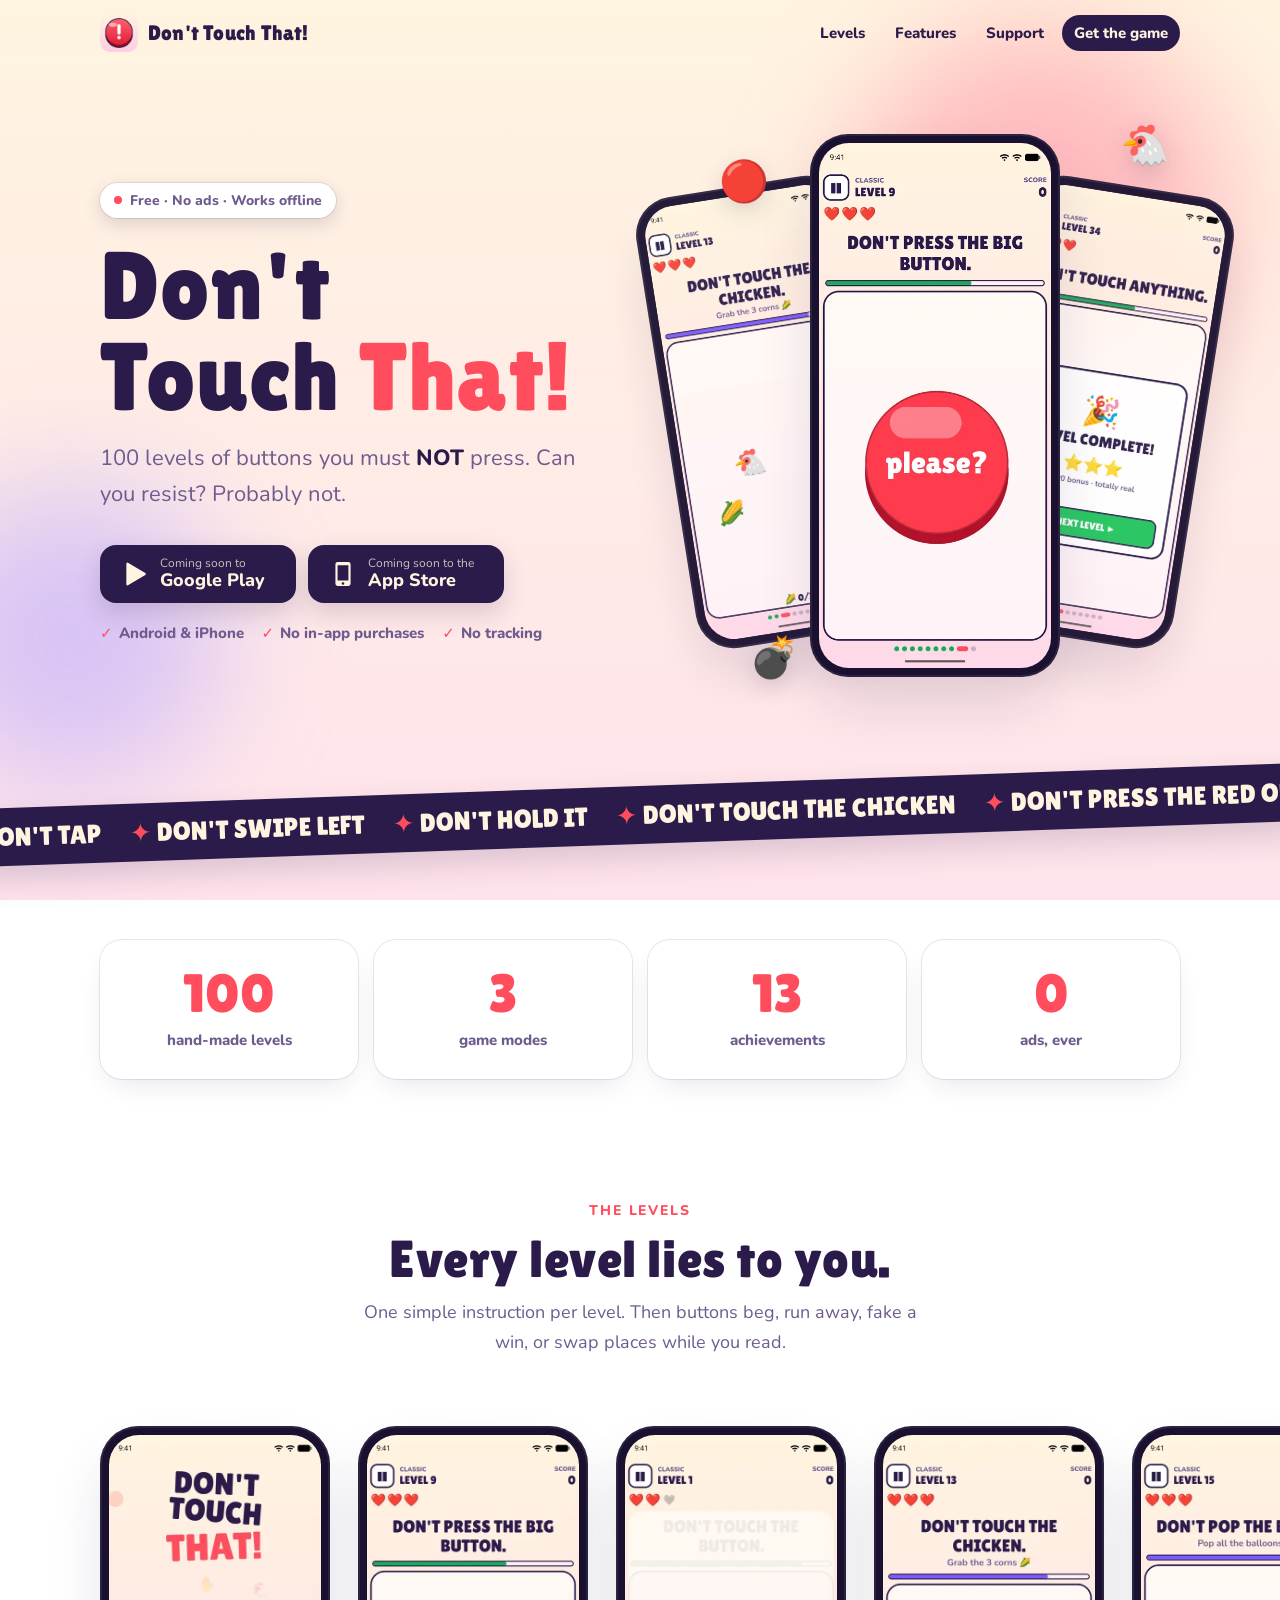
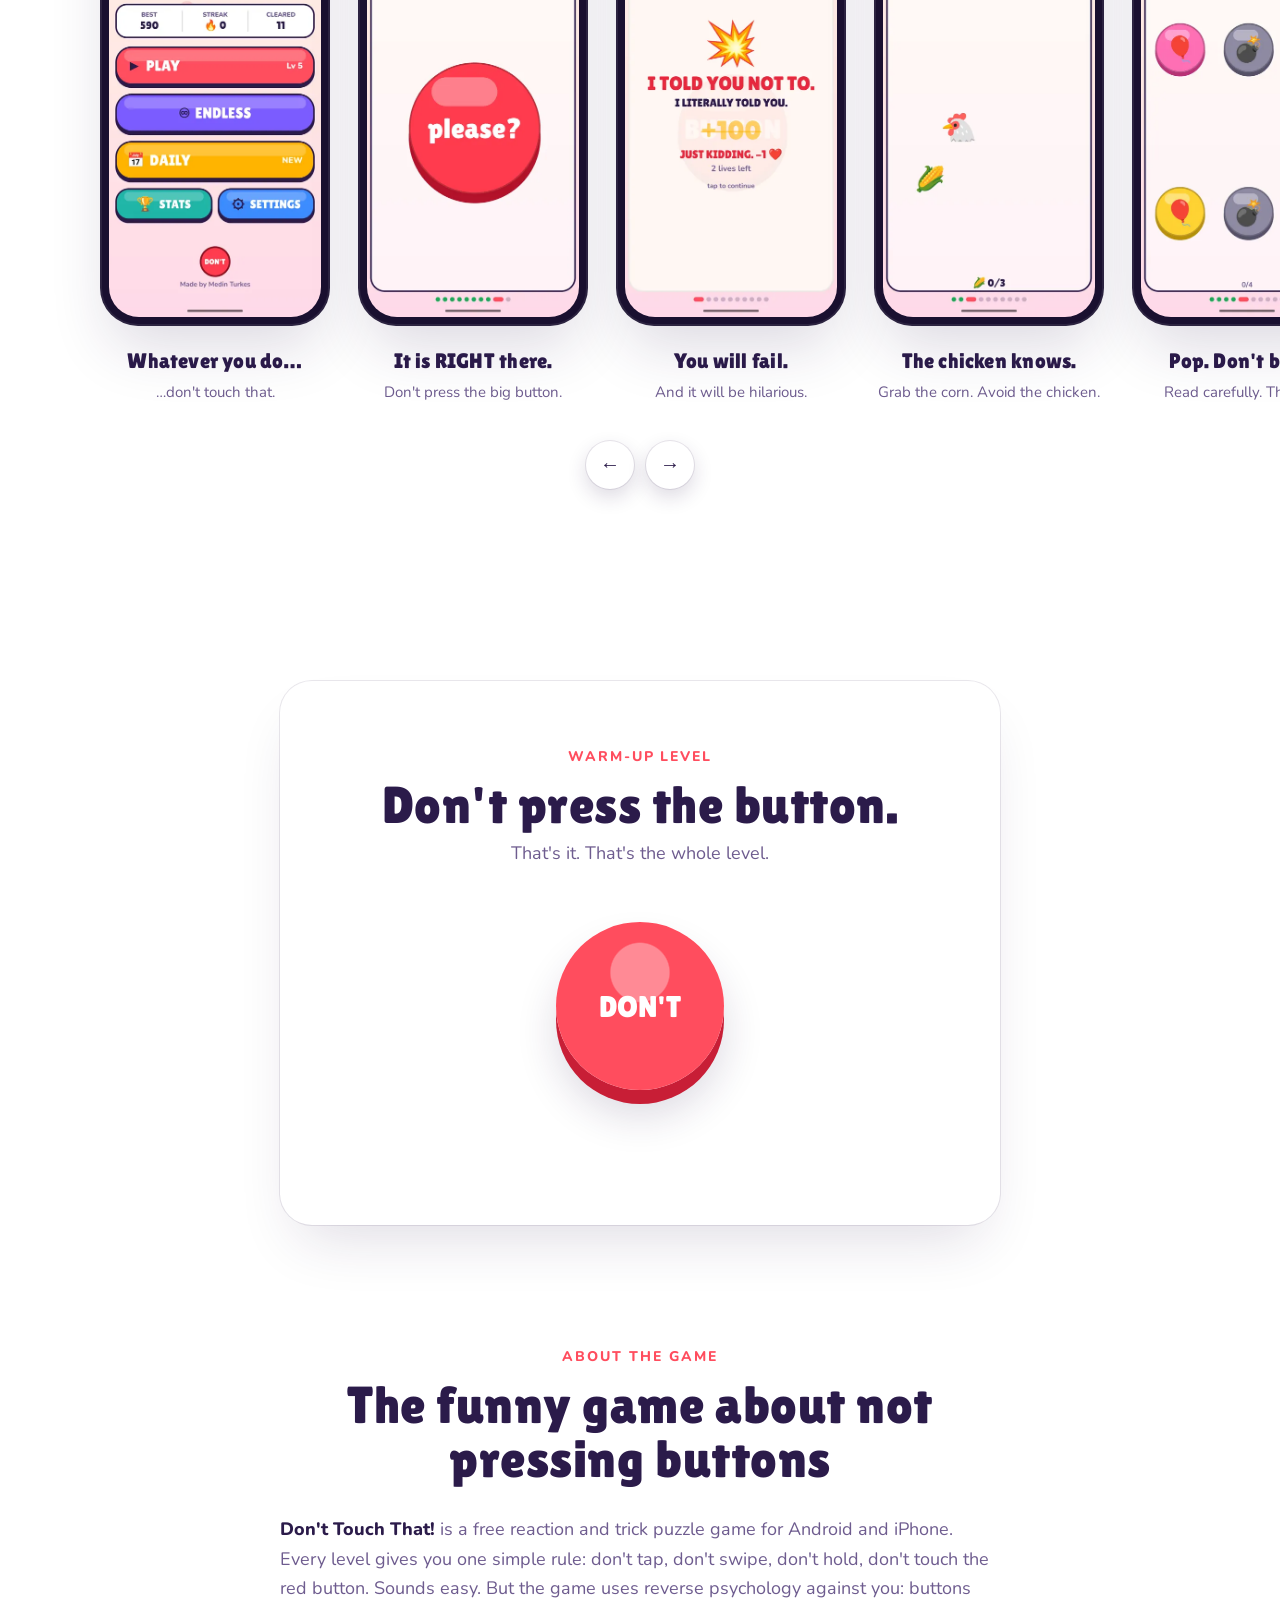
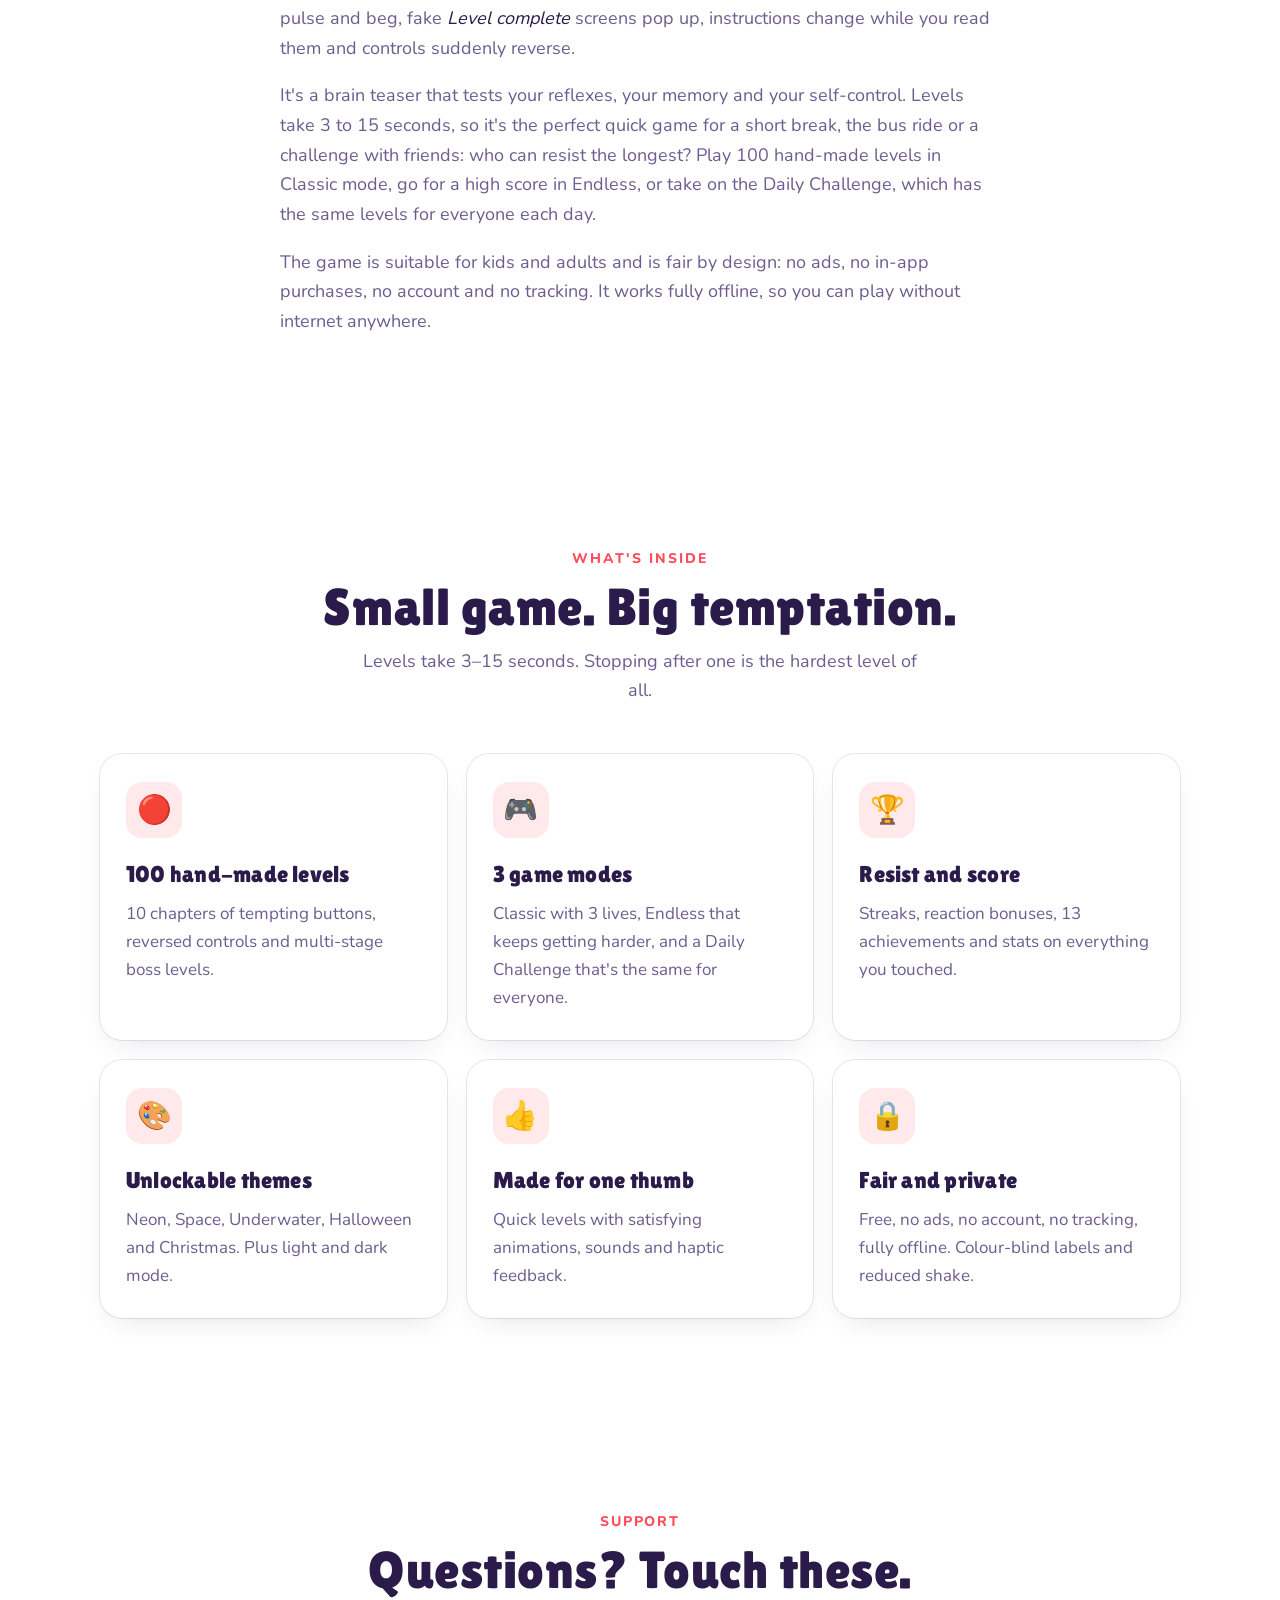
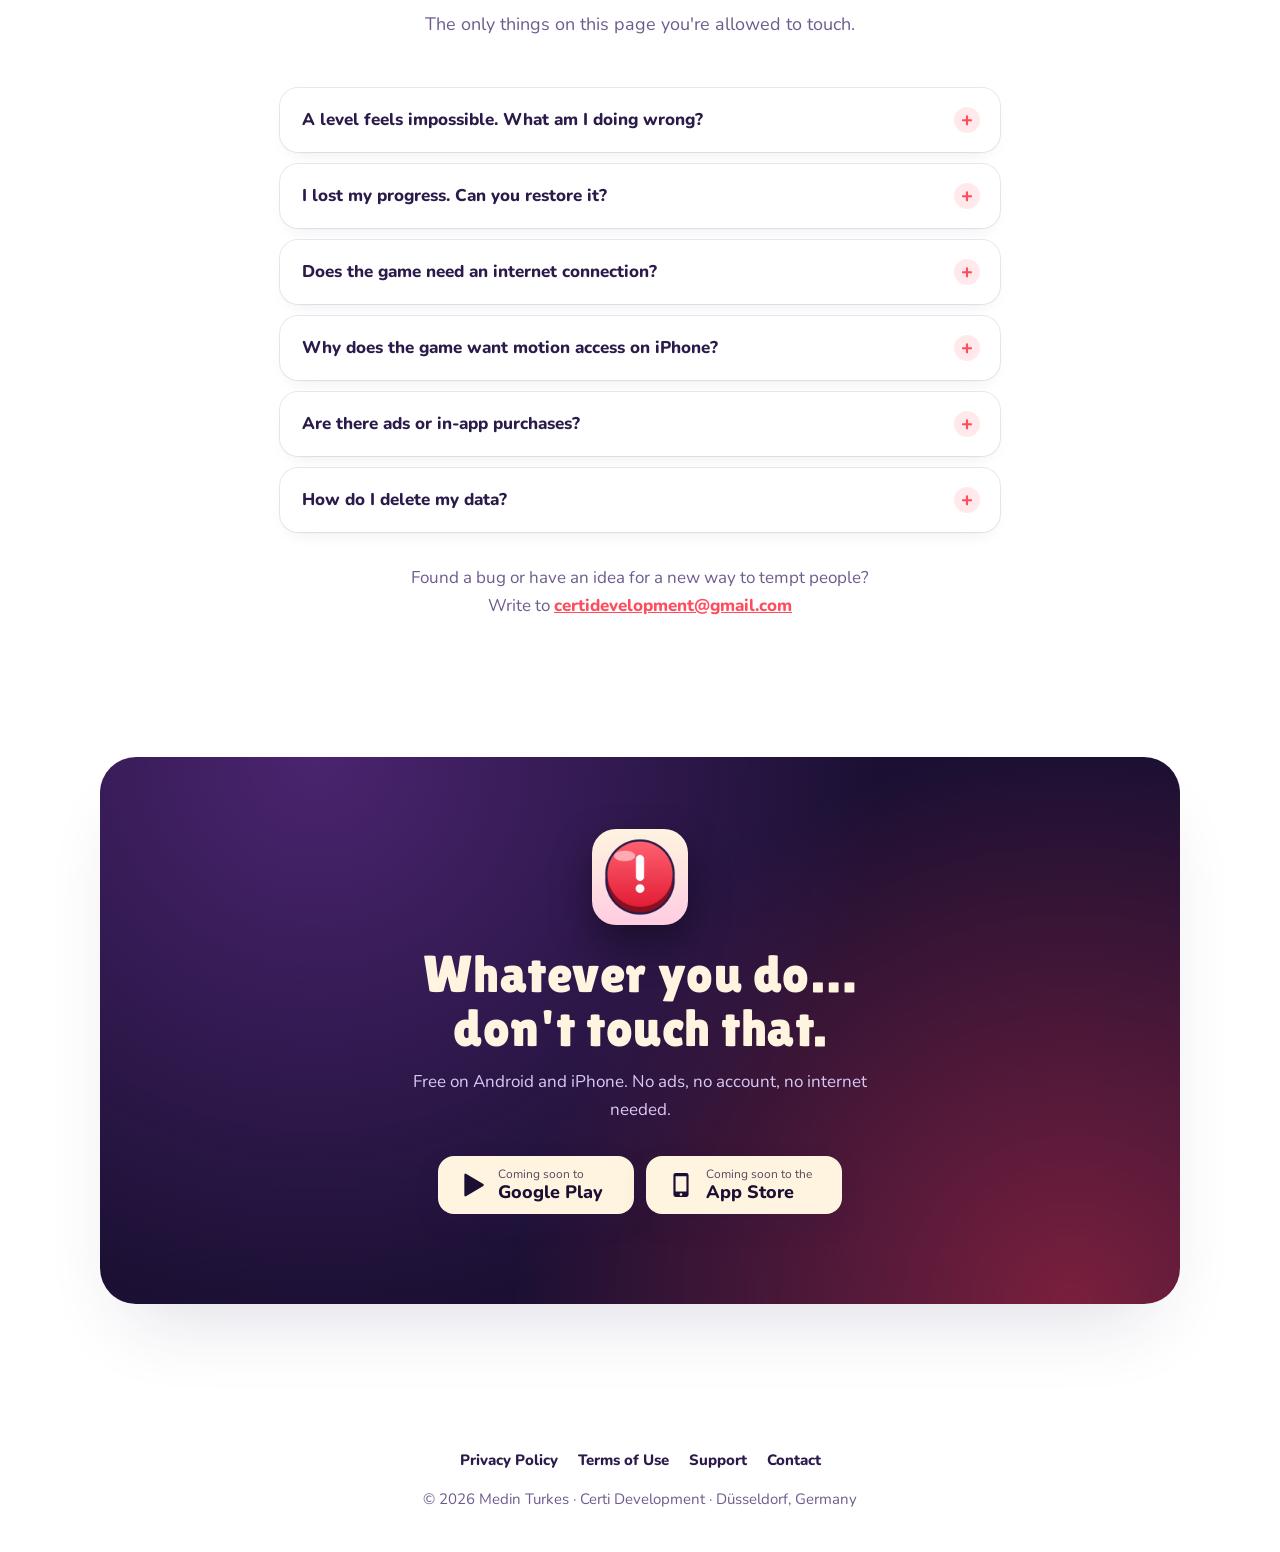
<file: index.html>
<!doctype html>
<html lang="en">
<head>
<meta charset="utf-8">
<meta name="viewport" content="width=device-width, initial-scale=1">
<title>Don't Touch That! – Funny Button Game for Android &amp; iPhone (Free, No Ads)</title>
<meta name="description" content="Don't Touch That! is a free reaction and trick puzzle game for Android and iPhone: 100 levels of buttons you must NOT press. No ads, no tracking, works offline. Can you resist?">
<meta name="robots" content="index, follow, max-image-preview:large, max-snippet:-1">
<meta name="author" content="Medin Turkes">
<meta name="application-name" content="Don't Touch That!">
<meta name="apple-mobile-web-app-title" content="Don't Touch That!">
<meta name="theme-color" content="#FFF4E0" media="(prefers-color-scheme: light)">
<meta name="theme-color" content="#160C2B" media="(prefers-color-scheme: dark)">
<link rel="canonical" href="https://metur100.github.io/Dont.Touch.That.Landing/">
<link rel="icon" href="favicon.ico" sizes="48x48">
<link rel="icon" type="image/png" sizes="96x96" href="assets/favicon-96.png">
<link rel="icon" type="image/png" sizes="192x192" href="assets/favicon-192.png">
<link rel="apple-touch-icon" href="assets/apple-touch-icon.png">
<link rel="manifest" href="site.webmanifest">
<link rel="preload" href="assets/fonts/LilitaOne_400Regular.woff2" as="font" type="font/woff2" crossorigin>
<link rel="preload" href="assets/phone/02-button.webp" as="image" type="image/webp">
<link rel="stylesheet" href="assets/style.css">

<meta property="og:type" content="website">
<meta property="og:site_name" content="Don't Touch That!">
<meta property="og:locale" content="en_US">
<meta property="og:title" content="Don't Touch That! – 100 levels of buttons you must NOT press">
<meta property="og:description" content="A free, funny reaction game for Android and iPhone. No ads, no tracking, fully offline. Can you resist? Probably not.">
<meta property="og:url" content="https://metur100.github.io/Dont.Touch.That.Landing/">
<meta property="og:image" content="https://metur100.github.io/Dont.Touch.That.Landing/assets/og-image.jpg">
<meta property="og:image:width" content="1200">
<meta property="og:image:height" content="630">
<meta property="og:image:alt" content="Don't Touch That! app icon next to phones showing a big red button that says please?">
<meta name="twitter:card" content="summary_large_image">
<meta name="twitter:title" content="Don't Touch That! – 100 levels of buttons you must NOT press">
<meta name="twitter:description" content="A free, funny reaction game for Android and iPhone. No ads, no tracking, fully offline.">
<meta name="twitter:image" content="https://metur100.github.io/Dont.Touch.That.Landing/assets/og-image.jpg">
<meta name="twitter:image:alt" content="Don't Touch That! app icon next to phones showing a big red button that says please?">

<script type="application/ld+json">
{
  "@context": "https://schema.org",
  "@graph": [
    {
      "@type": "WebSite",
      "@id": "https://metur100.github.io/Dont.Touch.That.Landing/#website",
      "url": "https://metur100.github.io/Dont.Touch.That.Landing/",
      "name": "Don't Touch That!",
      "inLanguage": "en",
      "publisher": { "@id": "https://metur100.github.io/Dont.Touch.That.Landing/#org" }
    },
    {
      "@type": "Organization",
      "@id": "https://metur100.github.io/Dont.Touch.That.Landing/#org",
      "name": "Certi Development",
      "founder": { "@type": "Person", "name": "Medin Turkes" },
      "email": "certidevelopment@gmail.com",
      "logo": "https://metur100.github.io/Dont.Touch.That.Landing/assets/icon-512.png",
      "address": { "@type": "PostalAddress", "addressLocality": "Düsseldorf", "addressRegion": "NRW", "addressCountry": "DE" }
    },
    {
      "@type": ["MobileApplication", "VideoGame"],
      "@id": "https://metur100.github.io/Dont.Touch.That.Landing/#app",
      "name": "Don't Touch That!",
      "url": "https://metur100.github.io/Dont.Touch.That.Landing/",
      "description": "A funny reaction and trick puzzle game: 100 hand-made levels of buttons you must NOT press. Three game modes (Classic, Endless, Daily Challenge), 13 achievements and unlockable themes. Free, no ads, no tracking, fully offline.",
      "operatingSystem": "Android, iOS",
      "applicationCategory": "GameApplication",
      "applicationSubCategory": "Casual game",
      "genre": ["Casual", "Puzzle", "Reaction", "Arcade"],
      "gamePlatform": ["Android", "iOS"],
      "playMode": "SinglePlayer",
      "numberOfPlayers": { "@type": "QuantitativeValue", "value": 1 },
      "softwareVersion": "1.0.0",
      "inLanguage": "en",
      "isAccessibleForFree": true,
      "image": "https://metur100.github.io/Dont.Touch.That.Landing/assets/icon-512.png",
      "screenshot": [
        "https://metur100.github.io/Dont.Touch.That.Landing/assets/phone/02-button.webp",
        "https://metur100.github.io/Dont.Touch.That.Landing/assets/phone/04-chicken.webp",
        "https://metur100.github.io/Dont.Touch.That.Landing/assets/phone/06-fake.webp",
        "https://metur100.github.io/Dont.Touch.That.Landing/assets/phone/08-daily.webp"
      ],
      "offers": { "@type": "Offer", "price": "0", "priceCurrency": "EUR" },
      "author": { "@type": "Person", "name": "Medin Turkes" },
      "publisher": { "@id": "https://metur100.github.io/Dont.Touch.That.Landing/#org" },
      "privacyPolicy": "https://metur100.github.io/Dont.Touch.That.Landing/privacy.html"
    },
    {
      "@type": "FAQPage",
      "mainEntity": [
        { "@type": "Question", "name": "A level feels impossible. What am I doing wrong?", "acceptedAnswer": { "@type": "Answer", "text": "Read the small hint under the instruction. Some levels want you to act, most want you to resist. And read the instruction twice. It might be lying." } },
        { "@type": "Question", "name": "Can lost progress be restored?", "acceptedAnswer": { "@type": "Answer", "text": "Progress is stored only on your device, so it can't be restored after uninstalling the game or resetting progress." } },
        { "@type": "Question", "name": "Does Don't Touch That! need an internet connection?", "acceptedAnswer": { "@type": "Answer", "text": "No. Everything, including the Daily Challenge, works fully offline." } },
        { "@type": "Question", "name": "Are there ads or in-app purchases?", "acceptedAnswer": { "@type": "Answer", "text": "No. The game is completely free, with no ads and no in-app purchases." } },
        { "@type": "Question", "name": "How do I delete my data?", "acceptedAnswer": { "@type": "Answer", "text": "Use Settings → Reset progress in the game, or uninstall it. Nothing is stored anywhere else." } }
      ]
    }
  ]
}
</script>
<script>document.documentElement.classList.add('js');</script>
</head>
<body>
<div class="progress" id="progress" aria-hidden="true"></div>

<header class="top" id="top">
  <div class="wrap">
    <a class="brand" href="./"><img src="assets/favicon-96.png" alt="" width="38" height="38">Don't Touch That!</a>
    <nav>
      <a class="opt" href="#levels">Levels</a>
      <a class="opt" href="#features">Features</a>
      <a class="opt" href="#support">Support</a>
      <a class="pill" href="#download">Get the game</a>
    </nav>
  </div>
</header>

<main>
  <!-- Hero -->
  <div class="hero">
    <div class="blob b1"></div>
    <div class="blob b2"></div>
    <div class="wrap hero-grid">
      <div>
        <span class="eyebrow reveal"><span class="dot"></span>Free · No ads · Works offline</span>
        <h1 class="reveal" style="--i:1">
          <span class="line">Don't</span>
          <span class="line">Touch <span class="hot">That!</span></span>
        </h1>
        <p class="tag reveal" style="--i:2">100 levels of buttons you must <strong>NOT</strong> press. Can you resist? Probably not.</p>

        <!-- Store links: replace href="#" with the real URLs and remove aria-disabled once live:
             Google Play: https://play.google.com/store/apps/details?id=com.certidevelopment.donttouchthat
             App Store:   https://apps.apple.com/app/idXXXXXXXXXX -->
        <div class="stores reveal" style="--i:3">
          <a class="store" href="#" aria-disabled="true">
            <svg viewBox="0 0 24 24" aria-hidden="true"><path d="M4 2.5v19a1 1 0 0 0 1.5.86l16-9.5a1 1 0 0 0 0-1.72l-16-9.5A1 1 0 0 0 4 2.5z"/></svg>
            <div><small>Coming soon to</small><span>Google Play</span></div>
          </a>
          <a class="store" href="#" aria-disabled="true">
            <svg viewBox="0 0 24 24" aria-hidden="true"><path d="M7 1h10a2 2 0 0 1 2 2v18a2 2 0 0 1-2 2H7a2 2 0 0 1-2-2V3a2 2 0 0 1 2-2zm0 3v14h10V4H7zm5 15.5a1.25 1.25 0 1 0 0 2.5 1.25 1.25 0 0 0 0-2.5z"/></svg>
            <div><small>Coming soon to the</small><span>App Store</span></div>
          </a>
        </div>
        <ul class="checks reveal" style="--i:4">
          <li>Android &amp; iPhone</li>
          <li>No in-app purchases</li>
          <li>No tracking</li>
        </ul>
      </div>

      <div class="phones parallax" data-speed="-0.08" aria-hidden="true">
        <div class="phone-set reveal zoom" style="--i:2">
          <div class="phone p-left float slow"><img src="assets/phone/04-chicken.webp" alt="" width="480" height="1043"></div>
          <div class="phone p-right float slower"><img src="assets/phone/06-fake.webp" alt="" width="480" height="1043"></div>
          <div class="phone p-main float"><img src="assets/phone/02-button.webp" alt="" width="480" height="1043"></div>
          <span class="sticker s1">🔴</span>
          <span class="sticker s2">🐔</span>
          <span class="sticker s3">💣</span>
        </div>
      </div>
    </div>
  </div>

  <!-- Marquee -->
  <div class="marquee" aria-hidden="true">
    <div class="track">
      <span>DON'T TAP<em>✦</em> DON'T SWIPE LEFT<em>✦</em> DON'T HOLD IT<em>✦</em> DON'T TOUCH THE CHICKEN<em>✦</em> DON'T PRESS THE RED ONE<em>✦</em> DON'T SHAKE THE SODA<em>✦</em></span>
      <span>DON'T TAP<em>✦</em> DON'T SWIPE LEFT<em>✦</em> DON'T HOLD IT<em>✦</em> DON'T TOUCH THE CHICKEN<em>✦</em> DON'T PRESS THE RED ONE<em>✦</em> DON'T SHAKE THE SODA<em>✦</em></span>
    </div>
  </div>

  <!-- Stats -->
  <section>
    <div class="wrap">
      <div class="stats">
        <div class="stat reveal" style="--i:0"><b data-count="100">100</b><span>hand-made levels</span></div>
        <div class="stat reveal" style="--i:1"><b data-count="3">3</b><span>game modes</span></div>
        <div class="stat reveal" style="--i:2"><b data-count="13">13</b><span>achievements</span></div>
        <div class="stat reveal" style="--i:3"><b>0</b><span>ads, ever</span></div>
      </div>
    </div>
  </section>

  <!-- Gallery -->
  <section id="levels" style="padding-top:24px">
    <div class="wrap">
      <span class="kicker reveal">The levels</span>
      <h2 class="reveal" style="--i:1">Every level lies to you.</h2>
      <p class="lead reveal" style="--i:2">One simple instruction per level. Then buttons beg, run away, fake a win, or swap places while you read.</p>
    </div>
    <div class="gallery-wrap">
      <div class="gallery" id="gallery" tabindex="0" aria-label="Screenshots">
        <figure class="shot reveal" style="--i:0"><div class="phone"><img src="assets/phone/01-menu.webp" width="480" height="1043" loading="lazy" alt="Main menu with Play, Endless and Daily modes"></div><figcaption><h3>Whatever you do…</h3><p>…don't touch that.</p></figcaption></figure>
        <figure class="shot reveal" style="--i:1"><div class="phone"><img src="assets/phone/02-button.webp" width="480" height="1043" loading="lazy" alt="Level: don't press the big button"></div><figcaption><h3>It is RIGHT there.</h3><p>Don't press the big button.</p></figcaption></figure>
        <figure class="shot reveal" style="--i:2"><div class="phone"><img src="assets/phone/03-fail.webp" width="480" height="1043" loading="lazy" alt="Fail screen"></div><figcaption><h3>You will fail.</h3><p>And it will be hilarious.</p></figcaption></figure>
        <figure class="shot reveal" style="--i:3"><div class="phone"><img src="assets/phone/04-chicken.webp" width="480" height="1043" loading="lazy" alt="Level: grab the corn, don't touch the chicken"></div><figcaption><h3>The chicken knows.</h3><p>Grab the corn. Avoid the chicken.</p></figcaption></figure>
        <figure class="shot reveal" style="--i:4"><div class="phone"><img src="assets/phone/05-bombs.webp" width="480" height="1043" loading="lazy" alt="Level with balloons and bombs"></div><figcaption><h3>Pop. Don't boom.</h3><p>Read carefully. Then tap.</p></figcaption></figure>
        <figure class="shot reveal" style="--i:5"><div class="phone"><img src="assets/phone/06-fake.webp" width="480" height="1043" loading="lazy" alt="Level with fake buttons"></div><figcaption><h3>Trust nothing.</h3><p>Fake buttons. Fake wins.</p></figcaption></figure>
        <figure class="shot reveal" style="--i:6"><div class="phone"><img src="assets/phone/07-memory.webp" width="480" height="1043" loading="lazy" alt="Memory level"></div><figcaption><h3>Memory. Reflexes.</h3><p>Lies. 100 levels of it.</p></figcaption></figure>
        <figure class="shot reveal" style="--i:7"><div class="phone"><img src="assets/phone/08-daily.webp" width="480" height="1043" loading="lazy" alt="Daily challenge"></div><figcaption><h3>A new challenge daily</h3><p>Same levels for everyone.</p></figcaption></figure>
      </div>
      <div class="gallery-nav">
        <button type="button" data-dir="-1" aria-label="Previous screenshots">←</button>
        <button type="button" data-dir="1" aria-label="Next screenshots">→</button>
      </div>
    </div>
  </section>

  <!-- Try it -->
  <section>
    <div class="wrap narrow">
      <div class="tryit reveal zoom" id="tryit">
        <span class="kicker">Warm-up level</span>
        <h2>Don't press the button.</h2>
        <p class="lead">That's it. That's the whole level.</p>
        <div class="arena" id="arena">
          <button class="bigbtn" id="bigbtn" type="button" aria-describedby="bigbtn-msg">DON'T</button>
        </div>
        <p class="bigbtn-msg" id="bigbtn-msg" aria-live="polite"></p>
      </div>
    </div>
  </section>

  <!-- About -->
  <section id="about" style="padding-top:24px">
    <div class="wrap narrow about">
      <span class="kicker reveal">About the game</span>
      <h2 class="reveal" style="--i:1">The funny game about not pressing buttons</h2>
      <p class="reveal" style="--i:2"><strong>Don't Touch That!</strong> is a free reaction and trick puzzle game for Android and iPhone. Every level gives you one simple rule: don't tap, don't swipe, don't hold, don't touch the red button. Sounds easy. But the game uses reverse psychology against you: buttons pulse and beg, fake <em>Level complete</em> screens pop up, instructions change while you read them and controls suddenly reverse.</p>
      <p class="reveal" style="--i:3">It's a brain teaser that tests your reflexes, your memory and your self-control. Levels take 3 to 15 seconds, so it's the perfect quick game for a short break, the bus ride or a challenge with friends: who can resist the longest? Play 100 hand-made levels in Classic mode, go for a high score in Endless, or take on the Daily Challenge, which has the same levels for everyone each day.</p>
      <p class="reveal" style="--i:4">The game is suitable for kids and adults and is fair by design: no ads, no in-app purchases, no account and no tracking. It works fully offline, so you can play without internet anywhere.</p>
    </div>
  </section>

  <!-- Features -->
  <section id="features">
    <div class="wrap">
      <span class="kicker reveal">What's inside</span>
      <h2 class="reveal" style="--i:1">Small game. Big temptation.</h2>
      <p class="lead reveal" style="--i:2">Levels take 3–15 seconds. Stopping after one is the hardest level of all.</p>
      <div class="grid">
        <div class="feature reveal" style="--i:0"><div class="ico" aria-hidden="true">🔴</div><h3>100 hand-made levels</h3><p>10 chapters of tempting buttons, reversed controls and multi-stage boss levels.</p></div>
        <div class="feature reveal" style="--i:1"><div class="ico" aria-hidden="true">🎮</div><h3>3 game modes</h3><p>Classic with 3 lives, Endless that keeps getting harder, and a Daily Challenge that's the same for everyone.</p></div>
        <div class="feature reveal" style="--i:2"><div class="ico" aria-hidden="true">🏆</div><h3>Resist and score</h3><p>Streaks, reaction bonuses, 13 achievements and stats on everything you touched.</p></div>
        <div class="feature reveal" style="--i:0"><div class="ico" aria-hidden="true">🎨</div><h3>Unlockable themes</h3><p>Neon, Space, Underwater, Halloween and Christmas. Plus light and dark mode.</p></div>
        <div class="feature reveal" style="--i:1"><div class="ico" aria-hidden="true">👍</div><h3>Made for one thumb</h3><p>Quick levels with satisfying animations, sounds and haptic feedback.</p></div>
        <div class="feature reveal" style="--i:2"><div class="ico" aria-hidden="true">🔒</div><h3>Fair and private</h3><p>Free, no ads, no account, no tracking, fully offline. Colour-blind labels and reduced shake.</p></div>
      </div>
    </div>
  </section>

  <!-- Support -->
  <section id="support">
    <div class="wrap narrow">
      <span class="kicker reveal">Support</span>
      <h2 class="reveal" style="--i:1">Questions? Touch these.</h2>
      <p class="lead reveal" style="--i:2">The only things on this page you're allowed to touch.</p>
      <div class="faq">
        <details class="reveal">
          <summary>A level feels impossible. What am I doing wrong?</summary>
          <p>Read the small hint under the instruction. Some levels want you to act, most want you to resist. And read the instruction twice. It might be lying.</p>
        </details>
        <details class="reveal">
          <summary>I lost my progress. Can you restore it?</summary>
          <p>Progress is stored only on your device. We never receive it, so it can't be restored after uninstalling the game or resetting progress.</p>
        </details>
        <details class="reveal">
          <summary>Does the game need an internet connection?</summary>
          <p>No. Everything, including the Daily Challenge, works fully offline.</p>
        </details>
        <details class="reveal">
          <summary>Why does the game want motion access on iPhone?</summary>
          <p>One level checks whether you shake your phone. (Spoiler: don't.) The sensor is only read during that level and the data never leaves your device.</p>
        </details>
        <details class="reveal">
          <summary>Are there ads or in-app purchases?</summary>
          <p>No. The game is completely free.</p>
        </details>
        <details class="reveal">
          <summary>How do I delete my data?</summary>
          <p>Use Settings → Reset progress in the game, or uninstall it. Nothing is stored anywhere else. See the <a href="privacy.html">privacy policy</a>.</p>
        </details>
      </div>
      <p class="contact reveal">Found a bug or have an idea for a new way to tempt people?<br>Write to <a href="mailto:certidevelopment@gmail.com">certidevelopment@gmail.com</a></p>
    </div>
  </section>

  <!-- CTA -->
  <section id="download" style="padding-top:24px">
    <div class="wrap">
      <div class="cta reveal zoom">
        <img src="assets/icon-512.png" alt="" width="96" height="96">
        <h2>Whatever you do…<br>don't touch that.</h2>
        <p>Free on Android and iPhone. No ads, no account, no internet needed.</p>
        <div class="stores">
          <a class="store" href="#" aria-disabled="true">
            <svg viewBox="0 0 24 24" aria-hidden="true"><path d="M4 2.5v19a1 1 0 0 0 1.5.86l16-9.5a1 1 0 0 0 0-1.72l-16-9.5A1 1 0 0 0 4 2.5z"/></svg>
            <div><small>Coming soon to</small><span>Google Play</span></div>
          </a>
          <a class="store" href="#" aria-disabled="true">
            <svg viewBox="0 0 24 24" aria-hidden="true"><path d="M7 1h10a2 2 0 0 1 2 2v18a2 2 0 0 1-2 2H7a2 2 0 0 1-2-2V3a2 2 0 0 1 2-2zm0 3v14h10V4H7zm5 15.5a1.25 1.25 0 1 0 0 2.5 1.25 1.25 0 0 0 0-2.5z"/></svg>
            <div><small>Coming soon to the</small><span>App Store</span></div>
          </a>
        </div>
      </div>
    </div>
  </section>
</main>

<footer>
  <div class="wrap">
    <nav>
      <a href="privacy.html">Privacy Policy</a>
      <a href="terms.html">Terms of Use</a>
      <a href="#support">Support</a>
      <a href="mailto:certidevelopment@gmail.com">Contact</a>
    </nav>
    <p>© 2026 Medin Turkes · Certi Development · Düsseldorf, Germany</p>
  </div>
</footer>

<script src="assets/main.js" defer></script>
</body>
</html>
</file>
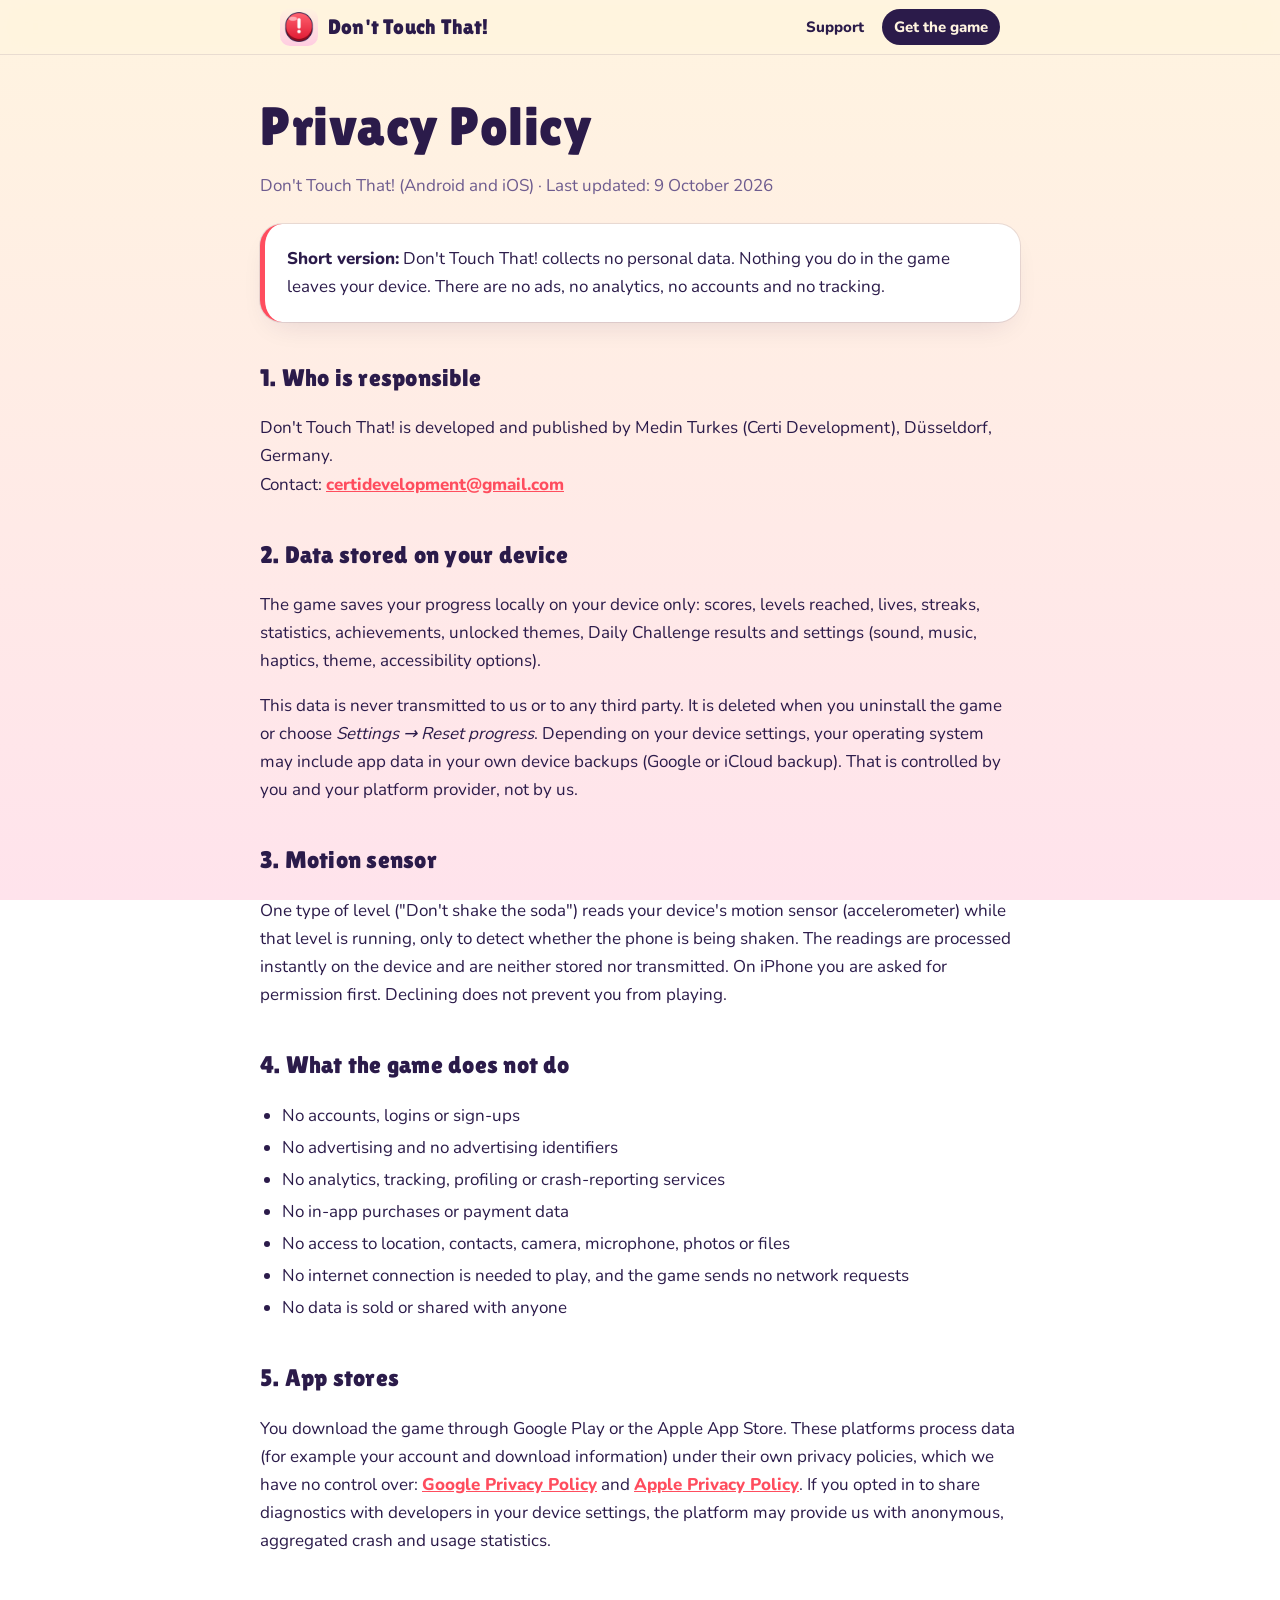
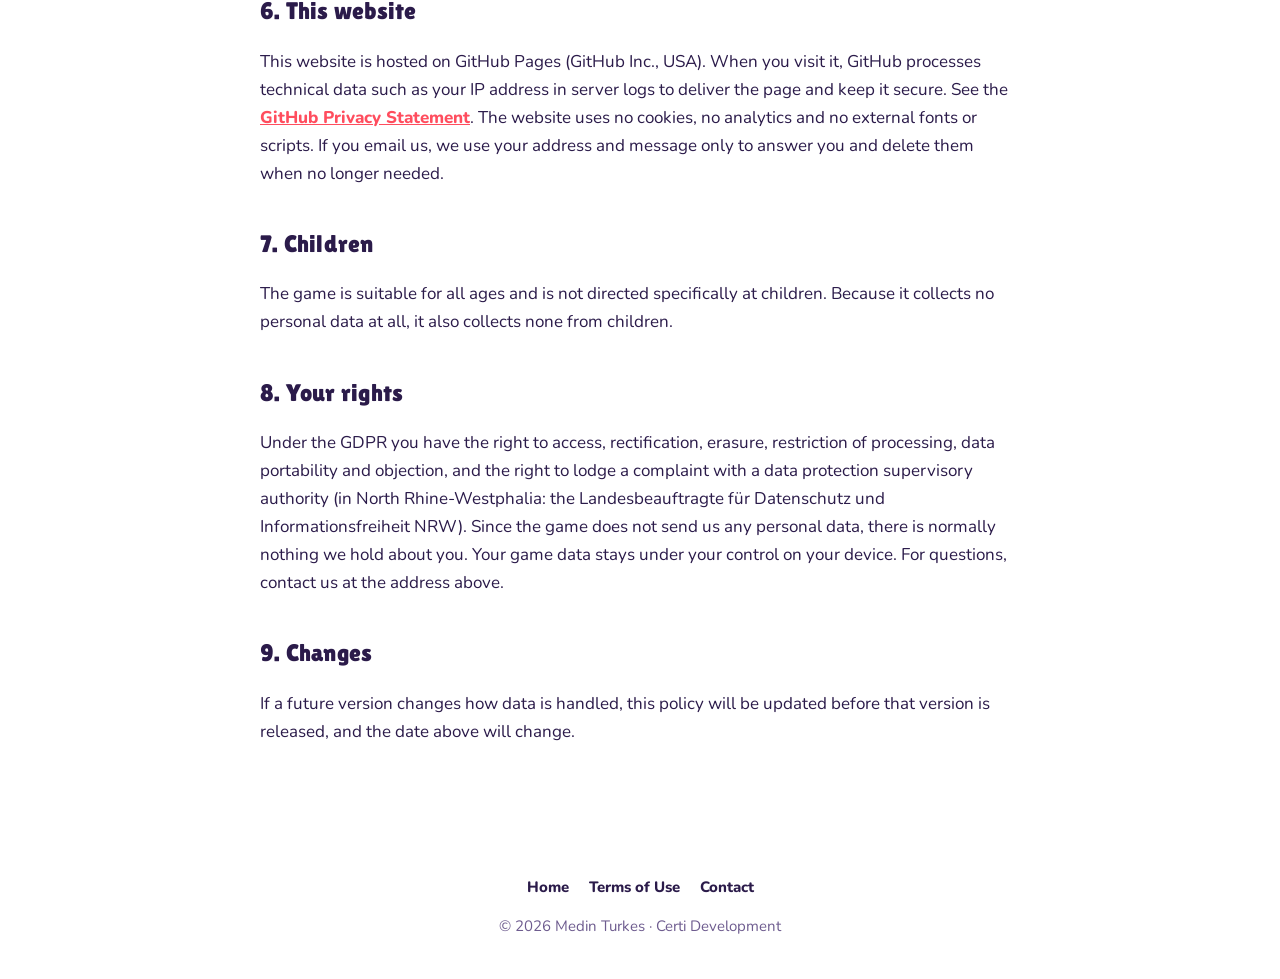
<file: privacy.html>
<!doctype html>
<html lang="en">
<head>
<meta charset="utf-8">
<meta name="viewport" content="width=device-width, initial-scale=1">
<title>Privacy Policy – Don't Touch That!</title>
<meta name="description" content="Privacy policy for the mobile game Don't Touch That! The game collects no personal data.">
<link rel="canonical" href="https://metur100.github.io/Dont.Touch.That.Landing/privacy.html">
<meta name="robots" content="index, follow">
<meta name="theme-color" content="#FFF4E0" media="(prefers-color-scheme: light)">
<meta name="theme-color" content="#160C2B" media="(prefers-color-scheme: dark)">
<link rel="icon" href="favicon.ico" sizes="48x48">
<link rel="icon" type="image/png" sizes="96x96" href="assets/favicon-96.png">
<link rel="apple-touch-icon" href="assets/apple-touch-icon.png">
<link rel="manifest" href="site.webmanifest">
<meta property="og:type" content="article">
<meta property="og:site_name" content="Don't Touch That!">
<meta property="og:title" content="Privacy Policy – Don't Touch That!">
<meta property="og:url" content="https://metur100.github.io/Dont.Touch.That.Landing/privacy.html">
<meta property="og:image" content="https://metur100.github.io/Dont.Touch.That.Landing/assets/og-image.jpg">
<meta name="twitter:card" content="summary_large_image">
<script type="application/ld+json">
{"@context":"https://schema.org","@type":"BreadcrumbList","itemListElement":[{"@type":"ListItem","position":1,"name":"Don't Touch That!","item":"https://metur100.github.io/Dont.Touch.That.Landing/"},{"@type":"ListItem","position":2,"name":"Privacy Policy","item":"https://metur100.github.io/Dont.Touch.That.Landing/privacy.html"}]}
</script>
<link rel="stylesheet" href="assets/style.css">
</head>
<body>
<header class="top scrolled">
  <div class="wrap narrow">
    <a class="brand" href="./"><img src="assets/favicon-96.png" alt="" width="38" height="38">Don't Touch That!</a>
    <nav><a class="opt" href="./#support">Support</a><a class="pill" href="./#download">Get the game</a></nav>
  </div>
</header>

<main class="wrap narrow doc">
  <h1>Privacy Policy</h1>
  <p class="muted">Don't Touch That! (Android and iOS) · Last updated: 9 October 2026</p>

  <div class="card">
    <p><strong>Short version:</strong> Don't Touch That! collects no personal data. Nothing you do in the game leaves your device. There are no ads, no analytics, no accounts and no tracking.</p>
  </div>

  <h2>1. Who is responsible</h2>
  <p>Don't Touch That! is developed and published by Medin Turkes (Certi Development), Düsseldorf, Germany.<br>
  Contact: <a href="mailto:certidevelopment@gmail.com">certidevelopment@gmail.com</a></p>

  <h2>2. Data stored on your device</h2>
  <p>The game saves your progress locally on your device only: scores, levels reached, lives, streaks, statistics, achievements, unlocked themes, Daily Challenge results and settings (sound, music, haptics, theme, accessibility options).</p>
  <p>This data is never transmitted to us or to any third party. It is deleted when you uninstall the game or choose <em>Settings → Reset progress</em>. Depending on your device settings, your operating system may include app data in your own device backups (Google or iCloud backup). That is controlled by you and your platform provider, not by us.</p>

  <h2>3. Motion sensor</h2>
  <p>One type of level ("Don't shake the soda") reads your device's motion sensor (accelerometer) while that level is running, only to detect whether the phone is being shaken. The readings are processed instantly on the device and are neither stored nor transmitted. On iPhone you are asked for permission first. Declining does not prevent you from playing.</p>

  <h2>4. What the game does not do</h2>
  <ul>
    <li>No accounts, logins or sign-ups</li>
    <li>No advertising and no advertising identifiers</li>
    <li>No analytics, tracking, profiling or crash-reporting services</li>
    <li>No in-app purchases or payment data</li>
    <li>No access to location, contacts, camera, microphone, photos or files</li>
    <li>No internet connection is needed to play, and the game sends no network requests</li>
    <li>No data is sold or shared with anyone</li>
  </ul>

  <h2>5. App stores</h2>
  <p>You download the game through Google Play or the Apple App Store. These platforms process data (for example your account and download information) under their own privacy policies, which we have no control over: <a href="https://policies.google.com/privacy" rel="noopener">Google Privacy Policy</a> and <a href="https://www.apple.com/legal/privacy/" rel="noopener">Apple Privacy Policy</a>. If you opted in to share diagnostics with developers in your device settings, the platform may provide us with anonymous, aggregated crash and usage statistics.</p>

  <h2>6. This website</h2>
  <p>This website is hosted on GitHub Pages (GitHub Inc., USA). When you visit it, GitHub processes technical data such as your IP address in server logs to deliver the page and keep it secure. See the <a href="https://docs.github.com/en/site-policy/privacy-policies/github-general-privacy-statement" rel="noopener">GitHub Privacy Statement</a>. The website uses no cookies, no analytics and no external fonts or scripts. If you email us, we use your address and message only to answer you and delete them when no longer needed.</p>

  <h2>7. Children</h2>
  <p>The game is suitable for all ages and is not directed specifically at children. Because it collects no personal data at all, it also collects none from children.</p>

  <h2>8. Your rights</h2>
  <p>Under the GDPR you have the right to access, rectification, erasure, restriction of processing, data portability and objection, and the right to lodge a complaint with a data protection supervisory authority (in North Rhine-Westphalia: the Landesbeauftragte für Datenschutz und Informationsfreiheit NRW). Since the game does not send us any personal data, there is normally nothing we hold about you. Your game data stays under your control on your device. For questions, contact us at the address above.</p>

  <h2>9. Changes</h2>
  <p>If a future version changes how data is handled, this policy will be updated before that version is released, and the date above will change.</p>
</main>

<footer>
  <div class="wrap">
    <nav>
      <a href="./">Home</a>
      <a href="terms.html">Terms of Use</a>
      <a href="mailto:certidevelopment@gmail.com">Contact</a>
    </nav>
    <p>© 2026 Medin Turkes · Certi Development</p>
  </div>
</footer>
</body>
</html>
</file>
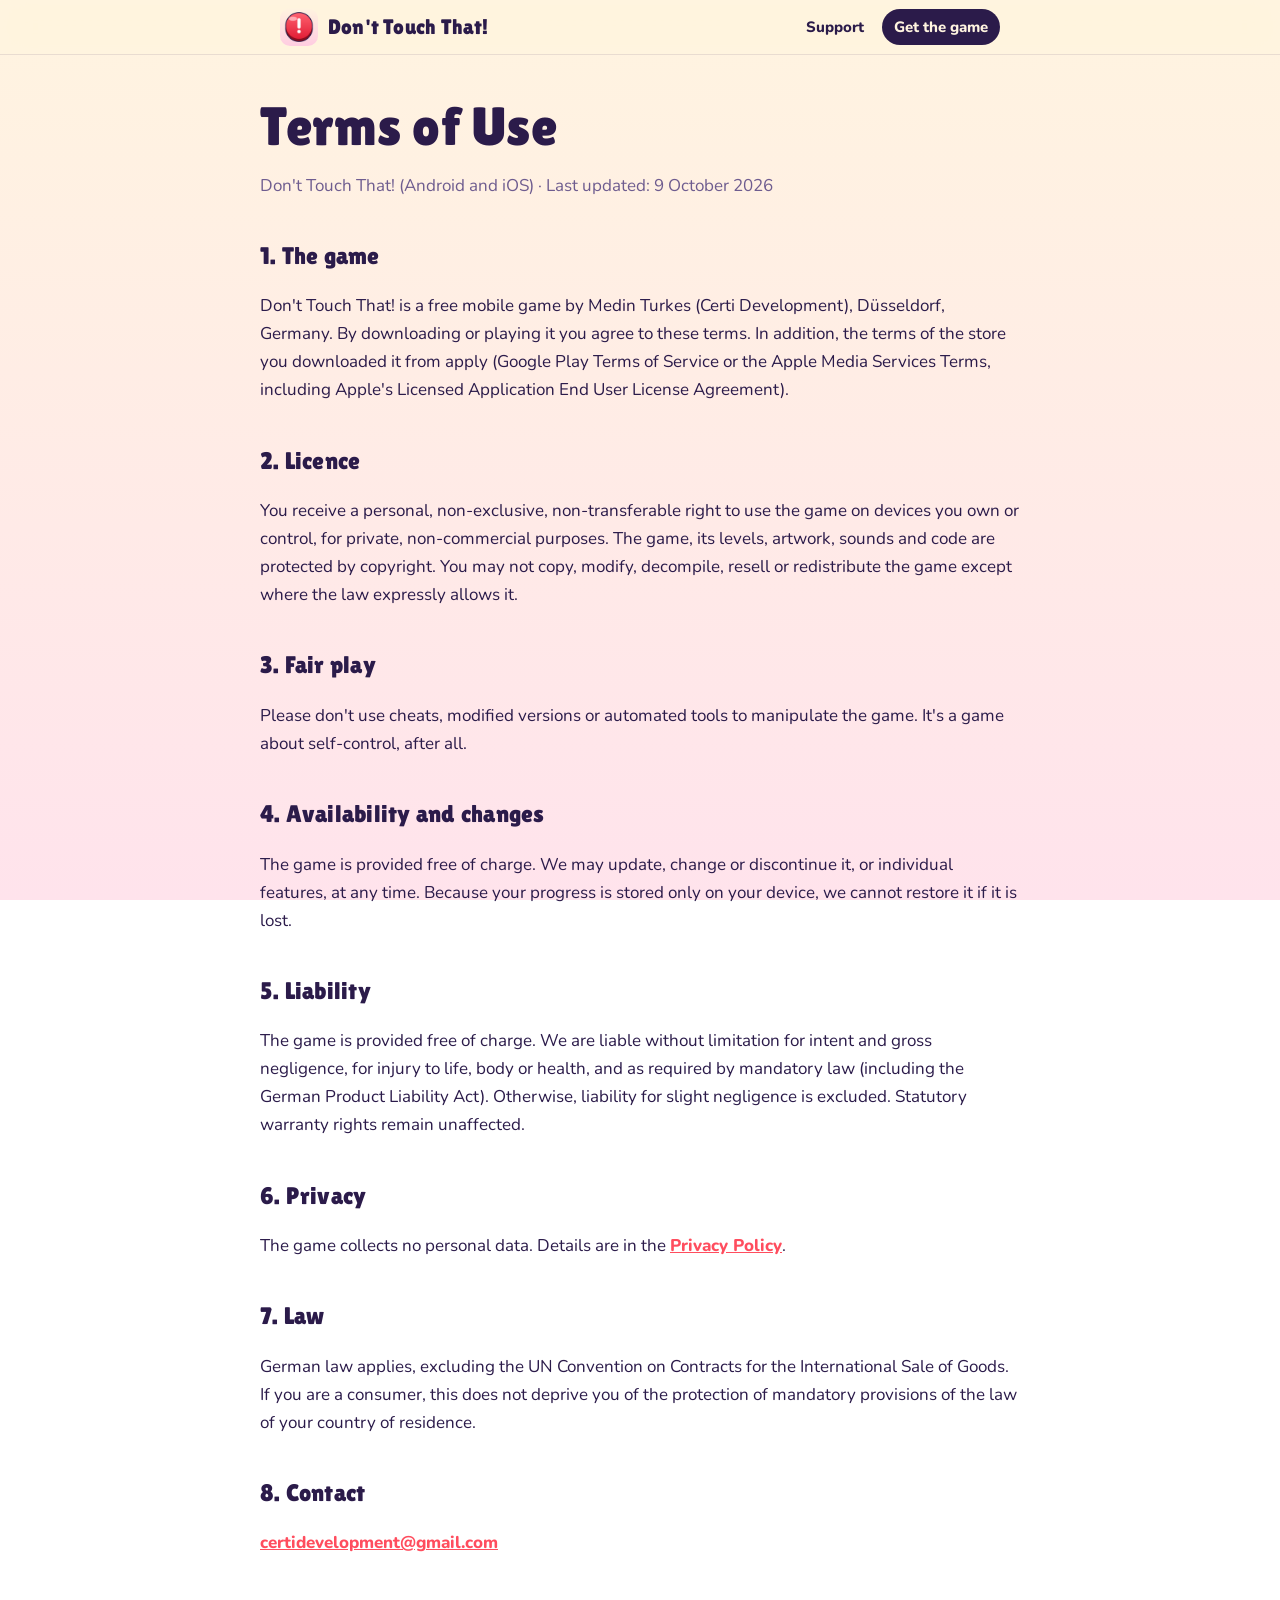
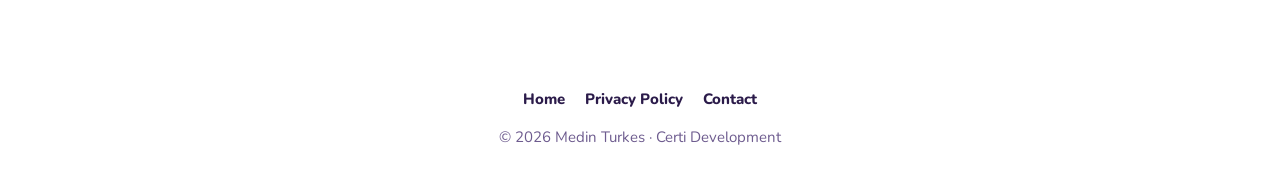
<file: terms.html>
<!doctype html>
<html lang="en">
<head>
<meta charset="utf-8">
<meta name="viewport" content="width=device-width, initial-scale=1">
<title>Terms of Use – Don't Touch That!</title>
<meta name="description" content="Terms of use for the mobile game Don't Touch That!">
<link rel="canonical" href="https://metur100.github.io/Dont.Touch.That.Landing/terms.html">
<meta name="robots" content="index, follow">
<meta name="theme-color" content="#FFF4E0" media="(prefers-color-scheme: light)">
<meta name="theme-color" content="#160C2B" media="(prefers-color-scheme: dark)">
<link rel="icon" href="favicon.ico" sizes="48x48">
<link rel="icon" type="image/png" sizes="96x96" href="assets/favicon-96.png">
<link rel="apple-touch-icon" href="assets/apple-touch-icon.png">
<link rel="manifest" href="site.webmanifest">
<meta property="og:type" content="article">
<meta property="og:site_name" content="Don't Touch That!">
<meta property="og:title" content="Terms of Use – Don't Touch That!">
<meta property="og:url" content="https://metur100.github.io/Dont.Touch.That.Landing/terms.html">
<meta property="og:image" content="https://metur100.github.io/Dont.Touch.That.Landing/assets/og-image.jpg">
<meta name="twitter:card" content="summary_large_image">
<script type="application/ld+json">
{"@context":"https://schema.org","@type":"BreadcrumbList","itemListElement":[{"@type":"ListItem","position":1,"name":"Don't Touch That!","item":"https://metur100.github.io/Dont.Touch.That.Landing/"},{"@type":"ListItem","position":2,"name":"Terms of Use","item":"https://metur100.github.io/Dont.Touch.That.Landing/terms.html"}]}
</script>
<link rel="stylesheet" href="assets/style.css">
</head>
<body>
<header class="top scrolled">
  <div class="wrap narrow">
    <a class="brand" href="./"><img src="assets/favicon-96.png" alt="" width="38" height="38">Don't Touch That!</a>
    <nav><a class="opt" href="./#support">Support</a><a class="pill" href="./#download">Get the game</a></nav>
  </div>
</header>

<main class="wrap narrow doc">
  <h1>Terms of Use</h1>
  <p class="muted">Don't Touch That! (Android and iOS) · Last updated: 9 October 2026</p>

  <h2>1. The game</h2>
  <p>Don't Touch That! is a free mobile game by Medin Turkes (Certi Development), Düsseldorf, Germany. By downloading or playing it you agree to these terms. In addition, the terms of the store you downloaded it from apply (Google Play Terms of Service or the Apple Media Services Terms, including Apple's Licensed Application End User License Agreement).</p>

  <h2>2. Licence</h2>
  <p>You receive a personal, non-exclusive, non-transferable right to use the game on devices you own or control, for private, non-commercial purposes. The game, its levels, artwork, sounds and code are protected by copyright. You may not copy, modify, decompile, resell or redistribute the game except where the law expressly allows it.</p>

  <h2>3. Fair play</h2>
  <p>Please don't use cheats, modified versions or automated tools to manipulate the game. It's a game about self-control, after all.</p>

  <h2>4. Availability and changes</h2>
  <p>The game is provided free of charge. We may update, change or discontinue it, or individual features, at any time. Because your progress is stored only on your device, we cannot restore it if it is lost.</p>

  <h2>5. Liability</h2>
  <p>The game is provided free of charge. We are liable without limitation for intent and gross negligence, for injury to life, body or health, and as required by mandatory law (including the German Product Liability Act). Otherwise, liability for slight negligence is excluded. Statutory warranty rights remain unaffected.</p>

  <h2>6. Privacy</h2>
  <p>The game collects no personal data. Details are in the <a href="privacy.html">Privacy Policy</a>.</p>

  <h2>7. Law</h2>
  <p>German law applies, excluding the UN Convention on Contracts for the International Sale of Goods. If you are a consumer, this does not deprive you of the protection of mandatory provisions of the law of your country of residence.</p>

  <h2>8. Contact</h2>
  <p><a href="mailto:certidevelopment@gmail.com">certidevelopment@gmail.com</a></p>
</main>

<footer>
  <div class="wrap">
    <nav>
      <a href="./">Home</a>
      <a href="privacy.html">Privacy Policy</a>
      <a href="mailto:certidevelopment@gmail.com">Contact</a>
    </nav>
    <p>© 2026 Medin Turkes · Certi Development</p>
  </div>
</footer>
</body>
</html>
</file>
<file: assets/style.css>
@font-face { font-family: "Lilita One"; src: url("fonts/LilitaOne_400Regular.woff2") format("woff2"); font-weight: 400; font-display: swap; }
@font-face { font-family: "Nunito"; src: url("fonts/Nunito_400Regular.woff2") format("woff2"); font-weight: 400; font-display: swap; }
@font-face { font-family: "Nunito"; src: url("fonts/Nunito_800ExtraBold.woff2") format("woff2"); font-weight: 800; font-display: swap; }

:root {
  --bg: #FFF4E0;
  --bg2: #FFE3EC;
  --text: #2B1B4A;
  --muted: #6E5C8F;
  --accent: #FF4D5E;
  --accent-dark: #C81E36;
  --accent-soft: rgba(255, 77, 94, .12);
  --violet: #6C4CF1;
  --card: #FFFFFF;
  --line: #2B1B4A;
  --hairline: rgba(43, 27, 74, .1);
  --shadow: rgba(43, 27, 74, .16);
  --header: rgba(255, 244, 224, .75);
  --radius: 22px;
  --ease: cubic-bezier(.22, 1, .36, 1);
}
@media (prefers-color-scheme: dark) {
  :root {
    --bg: #160C2B;
    --bg2: #2C1240;
    --text: #FFF4E0;
    --muted: #BFAEE0;
    --accent: #FF6B79;
    --accent-dark: #C81E36;
    --accent-soft: rgba(255, 107, 121, .14);
    --violet: #9A84FF;
    --card: #24173F;
    --line: #FFF4E0;
    --hairline: rgba(255, 244, 224, .12);
    --shadow: rgba(0, 0, 0, .45);
    --header: rgba(22, 12, 43, .72);
  }
}

* { box-sizing: border-box; }
html { scroll-behavior: smooth; scroll-padding-top: 80px; }
body {
  margin: 0;
  min-height: 100vh;
  background: linear-gradient(180deg, var(--bg) 0%, var(--bg2) 100%) fixed;
  color: var(--text);
  font: 17px/1.65 "Nunito", system-ui, -apple-system, "Segoe UI", sans-serif;
  overflow-x: hidden;
}
h1, h2, h3, .brand, .display { font-family: "Lilita One", "Nunito", sans-serif; font-weight: 400; letter-spacing: .01em; }
a { color: var(--accent); font-weight: 800; }
img { max-width: 100%; display: block; }
:focus-visible { outline: 3px solid var(--violet); outline-offset: 3px; border-radius: 6px; }

.wrap { max-width: 1120px; margin: 0 auto; padding: 0 20px; }
.narrow { max-width: 760px; }
.muted { color: var(--muted); }

/* ---------- Scroll progress ---------- */
.progress {
  position: fixed; inset: 0 0 auto 0; height: 3px; z-index: 60;
  background: linear-gradient(90deg, var(--accent), var(--violet));
  transform-origin: 0 50%; transform: scaleX(0);
}

/* ---------- Header ---------- */
header.top {
  position: sticky; top: 0; z-index: 50;
  padding: 14px 0;
  transition: background .3s, box-shadow .3s, padding .3s;
}
header.top.scrolled {
  background: var(--header);
  -webkit-backdrop-filter: saturate(160%) blur(14px);
  backdrop-filter: saturate(160%) blur(14px);
  box-shadow: 0 1px 0 var(--hairline);
  padding: 8px 0;
}
header.top .wrap { display: flex; align-items: center; justify-content: space-between; gap: 12px; }
.brand { display: flex; align-items: center; gap: 10px; color: var(--text); text-decoration: none; font-size: 21px; white-space: nowrap; }
.brand img { width: 38px; height: 38px; border-radius: 10px; transition: transform .4s var(--ease); }
.brand:hover img { transform: rotate(-12deg) scale(1.08); }
header nav { display: flex; align-items: center; gap: 6px; white-space: nowrap; }
header nav a { color: var(--text); text-decoration: none; font-size: 15px; padding: 6px 12px; border-radius: 999px; transition: background .2s, color .2s; }
header nav a:hover { background: var(--accent-soft); color: var(--accent); }
header nav a.pill { background: var(--text); color: var(--bg); }
header nav a.pill:hover { background: var(--accent); color: #fff; }
@media (max-width: 640px) {
  header nav a.opt { display: none; }
  .brand { font-size: 18px; }
  .brand img { width: 32px; height: 32px; }
}

/* ---------- Reveal on scroll ---------- */
.js .reveal { opacity: 0; transform: translateY(28px); transition: opacity .8s var(--ease), transform .8s var(--ease); transition-delay: calc(var(--i, 0) * 90ms); }
.js .reveal.in { opacity: 1; transform: none; }
.js .reveal.from-left { transform: translateX(-36px); }
.js .reveal.from-right { transform: translateX(36px); }
.js .reveal.zoom { transform: scale(.92); }
.js .reveal.in.from-left, .js .reveal.in.from-right, .js .reveal.in.zoom { transform: none; }

/* ---------- Hero ---------- */
.hero { position: relative; padding: 48px 0 72px; }
.hero-grid { display: grid; grid-template-columns: 1.05fr .95fr; align-items: center; gap: 48px; }
.eyebrow {
  display: inline-flex; align-items: center; gap: 8px;
  padding: 6px 14px; border-radius: 999px;
  background: var(--card); box-shadow: 0 0 0 1px var(--hairline), 0 6px 18px var(--shadow);
  font-size: 14px; font-weight: 800; color: var(--muted);
}
.eyebrow .dot { width: 8px; height: 8px; border-radius: 50%; background: var(--accent); box-shadow: 0 0 0 0 var(--accent); animation: ping 1.8s infinite; }
@keyframes ping { 70% { box-shadow: 0 0 0 9px transparent; } 100% { box-shadow: 0 0 0 0 transparent; } }

.hero h1 { font-size: clamp(52px, 8.4vw, 96px); line-height: .95; margin: 22px 0 18px; }
.hero h1 .line { display: block; }
.hero h1 .hot { color: var(--accent); display: inline-block; transform-origin: 50% 80%; animation: wiggle 3.2s ease-in-out infinite; }
@keyframes wiggle { 0%, 82%, 100% { transform: rotate(0); } 86% { transform: rotate(-6deg) scale(1.04); } 90% { transform: rotate(5deg) scale(1.04); } 94% { transform: rotate(-3deg); } }
.hero .tag { font-size: clamp(18px, 2.2vw, 22px); color: var(--muted); max-width: 500px; margin: 0; }
.hero .tag strong { color: var(--text); }

.stores { display: flex; flex-wrap: wrap; gap: 12px; margin: 32px 0 18px; }
.store {
  display: inline-flex; align-items: center; gap: 12px;
  min-width: 196px; padding: 11px 22px;
  background: var(--text); color: var(--bg);
  border-radius: 16px; text-decoration: none; text-align: left; line-height: 1.2;
  box-shadow: 0 10px 24px var(--shadow);
  transition: transform .25s var(--ease), box-shadow .25s var(--ease);
}
.store:hover { transform: translateY(-3px); box-shadow: 0 16px 32px var(--shadow); }
.store svg { width: 26px; height: 26px; flex: none; fill: currentColor; }
.store small { display: block; font-weight: 400; font-size: 12px; opacity: .75; }
.store span { font-weight: 800; font-size: 18px; }
.store[aria-disabled="true"] { cursor: default; }
.checks { display: flex; flex-wrap: wrap; gap: 6px 18px; padding: 0; margin: 0; list-style: none; font-size: 15px; color: var(--muted); font-weight: 800; }
.checks li::before { content: "✓"; color: var(--accent); margin-right: 6px; }

/* Phone mockups */
.phones { position: relative; height: 600px; }
.phone-set { position: absolute; inset: 0; }
.phone {
  position: absolute; width: 250px; aspect-ratio: 480 / 1043;
  border-radius: 38px; padding: 9px;
  background: #1A1030;
  box-shadow: 0 30px 60px -10px var(--shadow), inset 0 0 0 2px rgba(255, 255, 255, .08);
}
.phone img { width: 100%; height: 100%; object-fit: cover; border-radius: 30px; }
.phones .p-main { left: 50%; top: 20px; margin-left: -125px; z-index: 3; }
.phones .p-left { left: 50%; top: 70px; margin-left: -270px; z-index: 2; width: 210px; transform: rotate(-9deg); opacity: .95; }
.phones .p-right { left: 50%; top: 70px; margin-left: 60px; z-index: 1; width: 210px; transform: rotate(9deg); opacity: .95; }
.float { animation: float 6s ease-in-out infinite; }
.float.slow { animation-duration: 7.5s; animation-delay: -2s; }
.float.slower { animation-duration: 8.5s; animation-delay: -4s; }
@keyframes float { 50% { translate: 0 -14px; } }
.parallax { will-change: transform; }

.blob { position: absolute; border-radius: 50%; filter: blur(60px); opacity: .55; z-index: -1; pointer-events: none; animation: drift 14s ease-in-out infinite alternate; }
.blob.b1 { width: 380px; height: 380px; background: #FF8FA3; top: -40px; right: 4%; }
.blob.b2 { width: 300px; height: 300px; background: #B9A7FF; bottom: 0; left: -80px; animation-delay: -6s; }
@media (prefers-color-scheme: dark) { .blob { opacity: .28; } }
@keyframes drift { to { transform: translate(40px, 30px) scale(1.1); } }

.sticker {
  position: absolute; z-index: 4; font-size: 40px; line-height: 1;
  filter: drop-shadow(0 8px 12px var(--shadow));
  animation: bob 5s ease-in-out infinite;
}
.sticker.s1 { left: 6%; top: 8%; }
.sticker.s2 { right: 2%; top: 2%; animation-delay: -1.5s; }
.sticker.s3 { left: 12%; bottom: 6%; animation-delay: -3s; }
@keyframes bob { 50% { transform: translateY(-12px) rotate(8deg); } }

@media (max-width: 900px) {
  .hero { padding-top: 24px; text-align: center; }
  .hero-grid { grid-template-columns: 1fr; gap: 16px; }
  .hero .tag { margin: 0 auto; }
  .stores, .checks { justify-content: center; }
  .phones { height: 470px; margin-top: 8px; }
  .phone { width: 200px; border-radius: 32px; padding: 7px; }
  .phone img { border-radius: 26px; }
  .phones .p-main { margin-left: -100px; top: 10px; }
  .phones .p-left, .phones .p-right { width: 168px; top: 50px; }
  .phones .p-left { margin-left: -205px; }
  .phones .p-right { margin-left: 37px; }
}

/* ---------- Marquee ---------- */
.marquee {
  overflow: hidden; background: var(--text); color: var(--bg);
  transform: rotate(-2deg); margin: 0 -20px; padding: 14px 0;
  box-shadow: 0 14px 30px var(--shadow);
}
.marquee .track { display: flex; width: max-content; animation: marquee 32s linear infinite; }
.marquee span { font: 26px "Lilita One", sans-serif; white-space: nowrap; padding-right: 28px; }
.marquee span em { font-style: normal; color: var(--accent); padding-left: 28px; }
@keyframes marquee { to { transform: translateX(-50%); } }

/* ---------- Sections ---------- */
section { padding: 96px 0; }
.kicker { display: block; text-align: center; font-size: 14px; font-weight: 800; letter-spacing: .14em; text-transform: uppercase; color: var(--accent); margin-bottom: 10px; }
section h2 { font-size: clamp(34px, 5.4vw, 52px); text-align: center; margin: 0 0 12px; line-height: 1.05; }
section .lead { text-align: center; color: var(--muted); margin: 0 auto 48px; max-width: 580px; font-size: 18px; }
@media (max-width: 640px) { section { padding: 72px 0; } }

/* Stats */
.stats { display: grid; grid-template-columns: repeat(4, 1fr); gap: 16px; }
.stat { text-align: center; padding: 26px 12px; border-radius: var(--radius); background: var(--card); box-shadow: 0 0 0 1px var(--hairline), 0 12px 30px -12px var(--shadow); }
.stat b { display: block; font: 54px/1 "Lilita One", sans-serif; color: var(--accent); }
.stat span { display: block; margin-top: 8px; font-weight: 800; color: var(--muted); font-size: 15px; }
@media (max-width: 720px) { .stats { grid-template-columns: repeat(2, 1fr); } .stat b { font-size: 44px; } }

/* Gallery */
.gallery-wrap { position: relative; }
.gallery {
  display: flex; gap: 28px; overflow-x: auto; scroll-snap-type: x mandatory;
  padding: 20px max(20px, calc((100vw - 1120px) / 2 + 20px)) 36px;
  scrollbar-width: none;
}
.gallery::-webkit-scrollbar { display: none; }
.shot { flex: none; width: 230px; margin: 0; scroll-snap-align: center; text-align: center; }
@media (max-width: 640px) { .shot { width: 190px; } .gallery { gap: 20px; } }
.shot .phone { position: relative; width: 100%; transition: transform .5s var(--ease); }
.shot:hover .phone { transform: translateY(-8px) rotate(-1.5deg); }
.shot h3 { margin: 18px 0 2px; font-size: 21px; }
.shot p { margin: 0; color: var(--muted); font-size: 15px; }
.gallery-nav { display: flex; justify-content: center; gap: 12px; }
.gallery-nav button {
  width: 48px; height: 48px; border-radius: 50%; border: 0; cursor: pointer;
  background: var(--card); color: var(--text); font-size: 20px; font-weight: 800;
  box-shadow: 0 0 0 1px var(--hairline), 0 8px 20px var(--shadow);
  transition: transform .2s var(--ease), background .2s;
}
.gallery-nav button:hover { transform: scale(1.08); background: var(--accent); color: #fff; }

/* Try it */
.tryit {
  position: relative; overflow: hidden; text-align: center;
  border-radius: 32px; padding: 64px 24px 56px;
  background: var(--card); box-shadow: 0 0 0 1px var(--hairline), 0 30px 60px -20px var(--shadow);
}
.tryit h2 { margin-bottom: 6px; }
.tryit .lead { margin-bottom: 8px; }
.arena { position: relative; height: 260px; display: grid; place-items: center; }
.bigbtn {
  position: relative; width: 168px; height: 168px; border-radius: 50%;
  border: 0; cursor: pointer;
  background: radial-gradient(circle at 50% 30%, #FF8A95 0 20%, var(--accent) 21%);
  box-shadow: 0 14px 0 var(--accent-dark), 0 26px 40px var(--shadow);
  color: #fff; font: 30px "Lilita One", sans-serif;
  transition: translate .45s var(--ease), transform .08s, box-shadow .08s;
  animation: pulse 1.8s ease-in-out infinite;
}
.bigbtn:active { transform: translateY(12px); box-shadow: 0 2px 0 var(--accent-dark), 0 8px 14px var(--shadow); }
@keyframes pulse { 50% { scale: 1.06; } }
.bigbtn-msg { min-height: 1.7em; margin: 0; font-weight: 800; font-size: 19px; color: var(--accent); }
.bigbtn-msg.pop { animation: pop .4s var(--ease); }
@keyframes pop { from { transform: scale(.7); opacity: 0; } }
.tryit.shake { animation: shake .4s; }
@keyframes shake { 20%, 60% { transform: translateX(-8px); } 40%, 80% { transform: translateX(8px); } }

/* Features */
.grid { display: grid; grid-template-columns: repeat(3, 1fr); gap: 20px; }
@media (max-width: 900px) { .grid { grid-template-columns: repeat(2, 1fr); } }
@media (max-width: 600px) { .grid { grid-template-columns: 1fr; } }
.feature {
  padding: 28px 26px; border-radius: var(--radius); background: var(--card);
  box-shadow: 0 0 0 1px var(--hairline), 0 12px 30px -14px var(--shadow);
  transition: transform .35s var(--ease), box-shadow .35s var(--ease);
}
.feature:hover { transform: translateY(-6px); box-shadow: 0 0 0 1px var(--hairline), 0 24px 44px -14px var(--shadow); }
.feature .ico {
  width: 56px; height: 56px; border-radius: 16px; display: grid; place-items: center;
  font-size: 28px; background: var(--accent-soft); margin-bottom: 18px;
  transition: transform .5s var(--ease);
}
.feature:hover .ico { transform: rotate(-10deg) scale(1.1); }
.feature h3 { font-size: 23px; margin: 0 0 6px; }
.feature p { margin: 0; color: var(--muted); }

/* FAQ */
.faq details {
  background: var(--card); border-radius: 18px; margin-bottom: 12px;
  box-shadow: 0 0 0 1px var(--hairline), 0 8px 20px -12px var(--shadow);
  transition: box-shadow .3s;
}
.faq details[open] { box-shadow: 0 0 0 2px var(--accent), 0 14px 30px -14px var(--shadow); }
.faq summary { cursor: pointer; font-weight: 800; padding: 18px 56px 18px 22px; list-style: none; position: relative; }
.faq summary::-webkit-details-marker { display: none; }
.faq summary::after {
  content: "+"; position: absolute; right: 20px; top: 50%; width: 26px; height: 26px; margin-top: -13px;
  display: grid; place-items: center; border-radius: 50%; background: var(--accent-soft); color: var(--accent);
  font-size: 20px; line-height: 1; transition: transform .3s var(--ease);
}
.faq details[open] summary::after { transform: rotate(45deg); }
.faq details p { margin: 0; padding: 0 22px 20px; color: var(--muted); }
.faq details[open] p { animation: fadeDown .35s var(--ease); }
@keyframes fadeDown { from { opacity: 0; transform: translateY(-6px); } }
.contact { text-align: center; margin-top: 32px; color: var(--muted); }

/* CTA */
.cta {
  position: relative; overflow: hidden; text-align: center; color: #FFF4E0;
  border-radius: 36px; padding: 72px 24px;
  background: radial-gradient(circle at 20% 0%, #4B2470 0, transparent 55%), radial-gradient(circle at 90% 100%, #7A1F3D 0, transparent 50%), #1B1033;
  box-shadow: 0 40px 80px -30px var(--shadow);
}
.cta img { width: 96px; height: 96px; border-radius: 24px; margin: 0 auto 22px; box-shadow: 0 18px 40px rgba(0, 0, 0, .4); animation: float 6s ease-in-out infinite; }
.cta h2 { color: #FFF4E0; }
.cta p { color: #D7C9F5; margin: 0 auto; max-width: 480px; }
.cta .stores { justify-content: center; }
.cta .store { background: #FFF4E0; color: #1B1033; }

/* ---------- Legal pages ---------- */
.doc { padding: 24px 0 64px; }
.doc h1 { font-size: clamp(36px, 7vw, 54px); line-height: 1.05; margin: 20px 0 6px; }
.doc h2 { font-size: 24px; text-align: left; margin: 36px 0 8px; }
.card {
  background: var(--card); border-radius: var(--radius); padding: 4px 22px;
  box-shadow: 0 0 0 1px var(--hairline), 0 12px 30px -14px var(--shadow);
}
.doc .card { margin-top: 24px; border-left: 5px solid var(--accent); }
.doc ul { padding-left: 22px; }
.doc li { margin: 4px 0; }

/* 404 */
.notfound { text-align: center; padding: 18vh 0; }
.notfound h1 { font-size: clamp(90px, 20vw, 160px); line-height: 1; margin: 0; color: var(--accent); animation: wiggle 2.4s ease-in-out infinite; }
.notfound p { font-size: 20px; color: var(--muted); }

/* ---------- Footer ---------- */
footer { padding: 48px 0 40px; text-align: center; font-size: 15px; color: var(--muted); }
footer nav { display: flex; flex-wrap: wrap; justify-content: center; gap: 4px 20px; }
footer nav a { color: var(--text); text-decoration: none; }
footer nav a:hover { color: var(--accent); }
footer p { margin: 14px 0 0; }

/* ---------- Reduced motion ---------- */
@media (prefers-reduced-motion: reduce) {
  html { scroll-behavior: auto; }
  *, *::before, *::after { animation: none !important; transition: none !important; }
  .js .reveal { opacity: 1; transform: none; }
}

/* About (SEO copy) */
.about h2 { margin-bottom: 28px; }
.about p { font-size: 18px; margin: 0 0 18px; color: var(--muted); }
.about p strong, .about p em { color: var(--text); }
.shot figcaption { display: block; }
</file>
